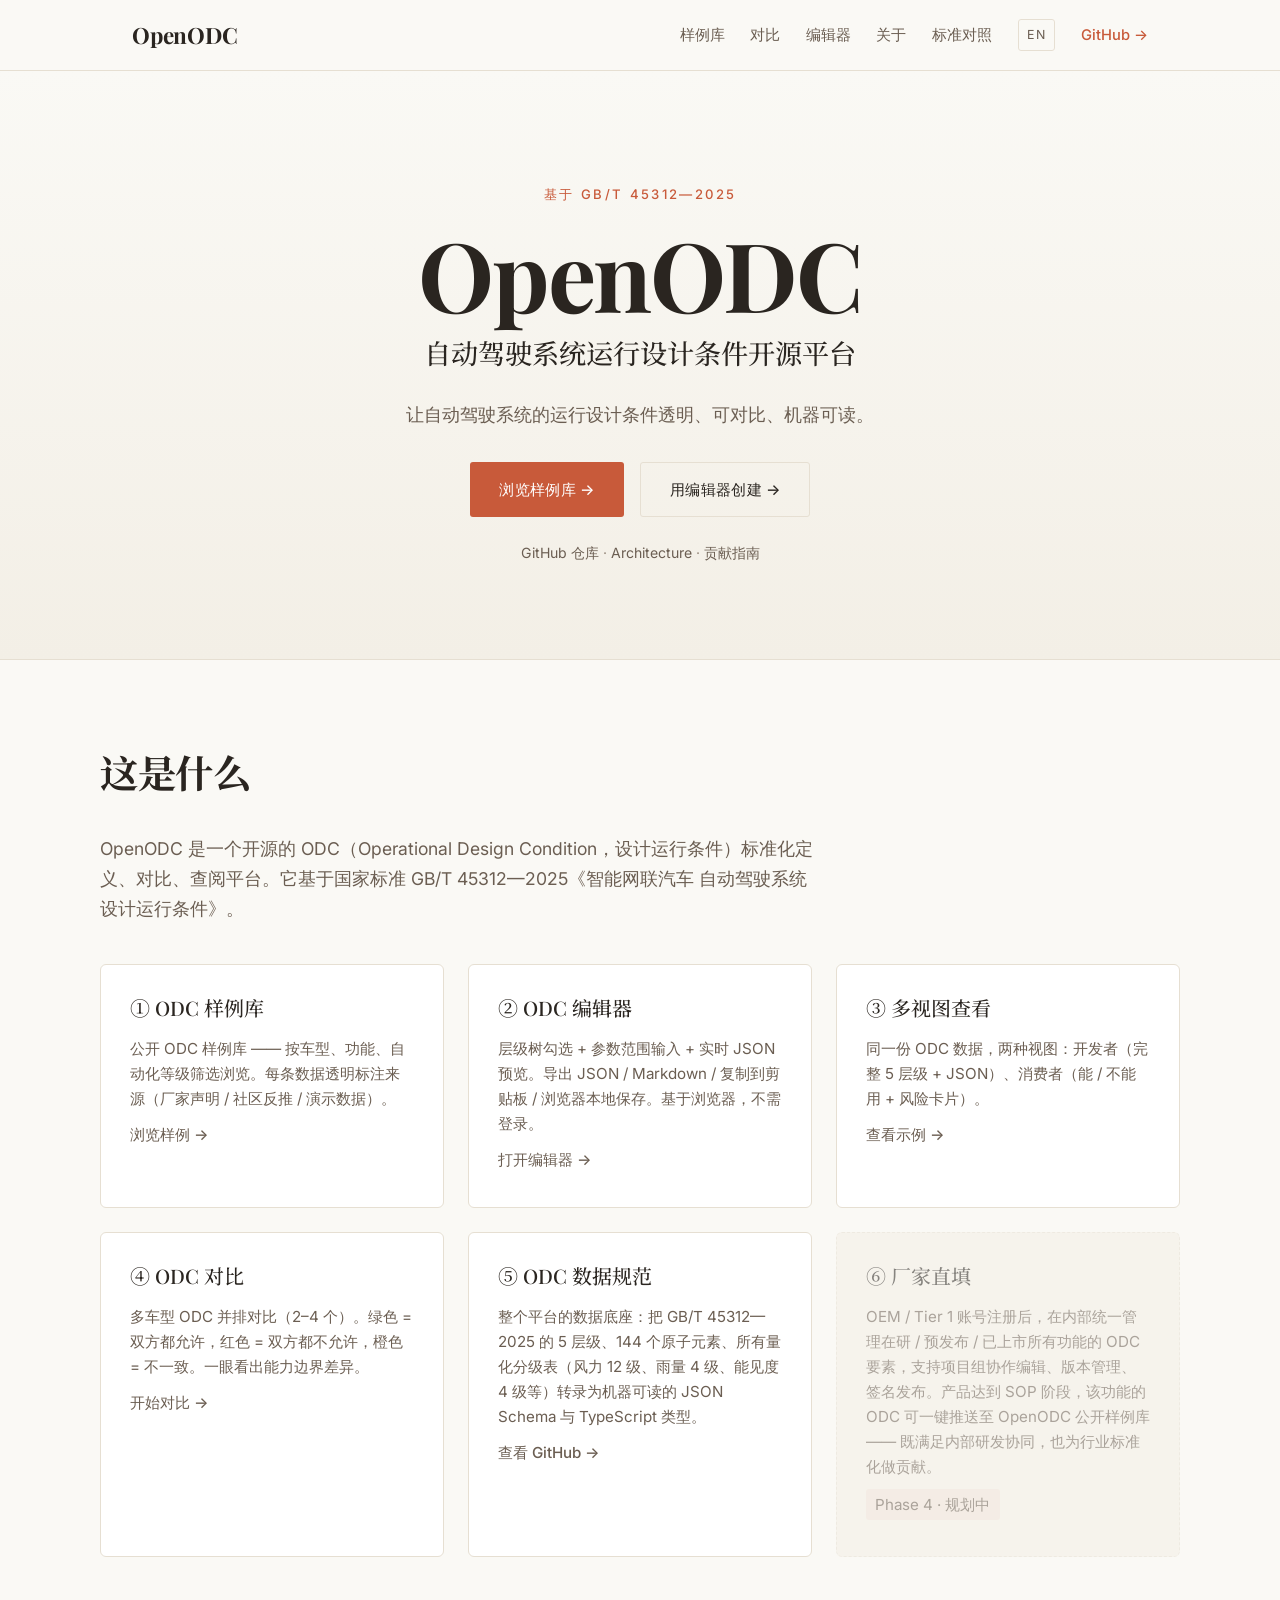
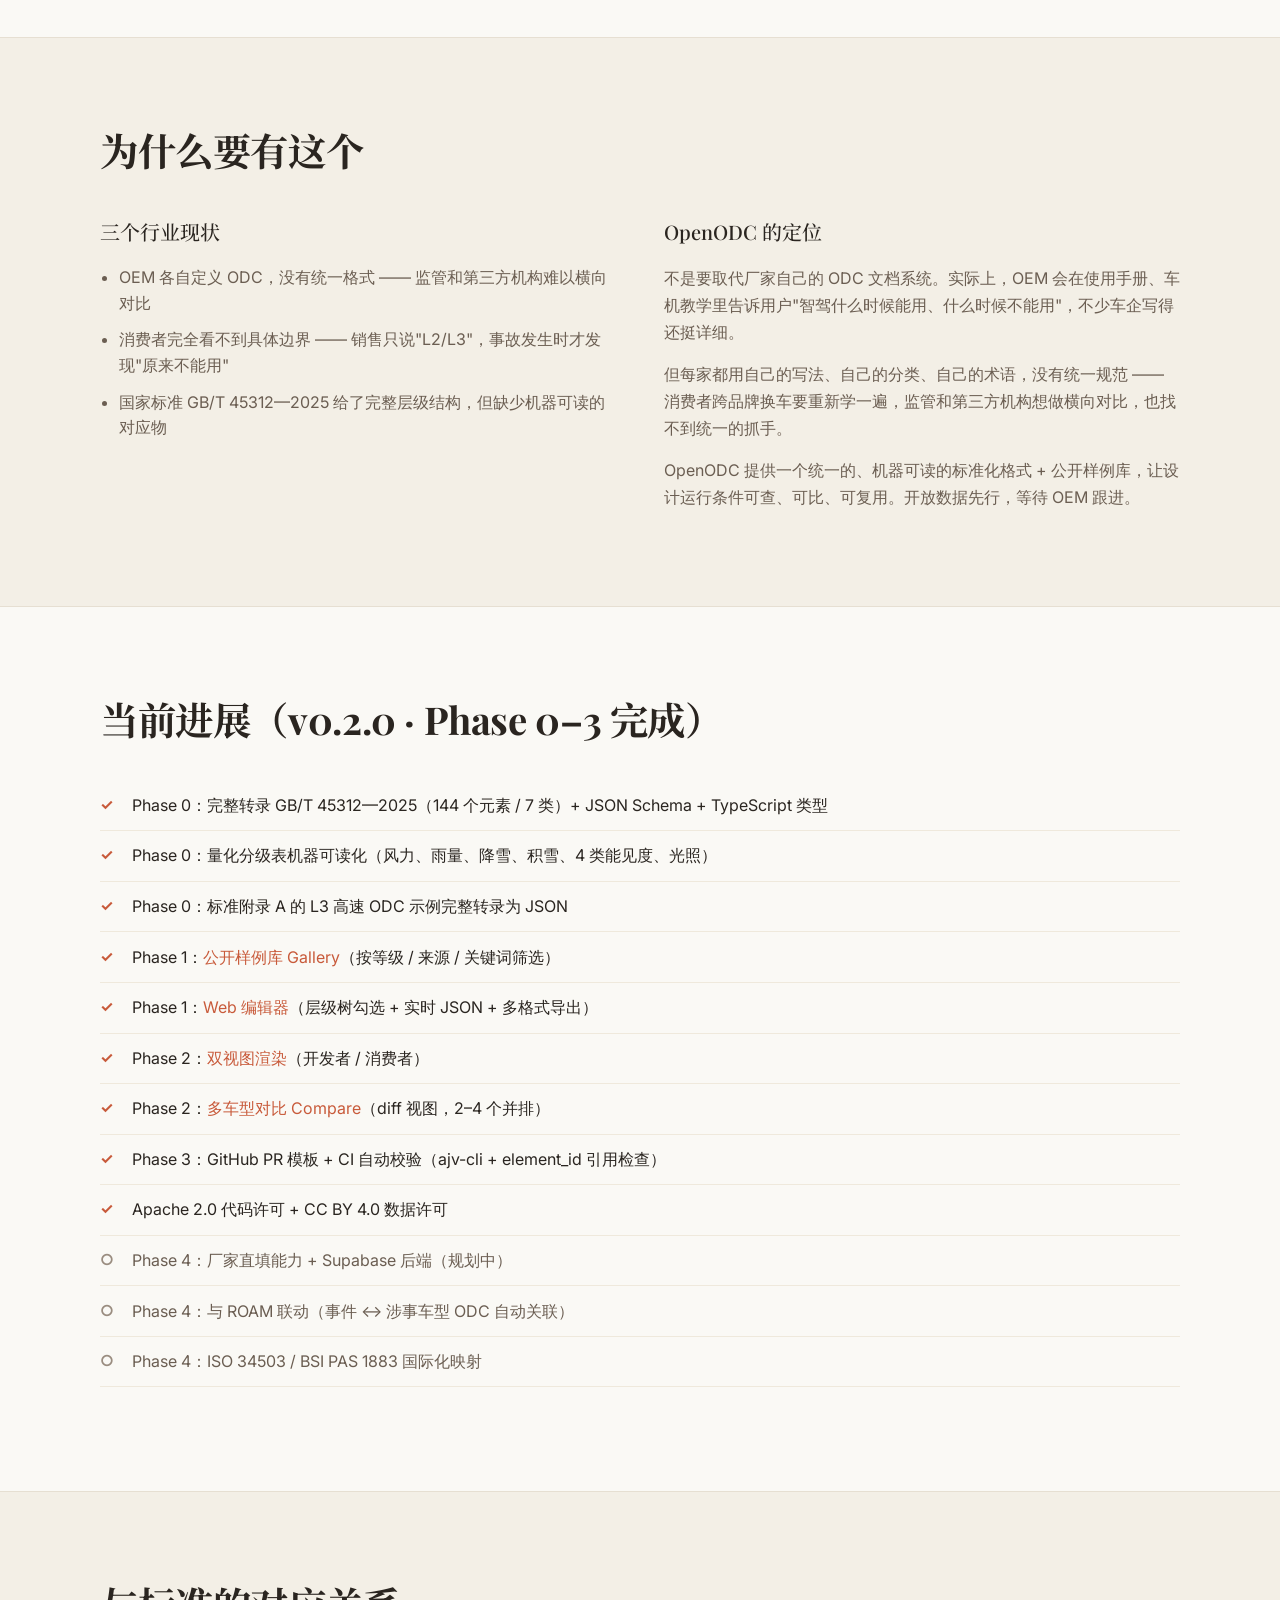
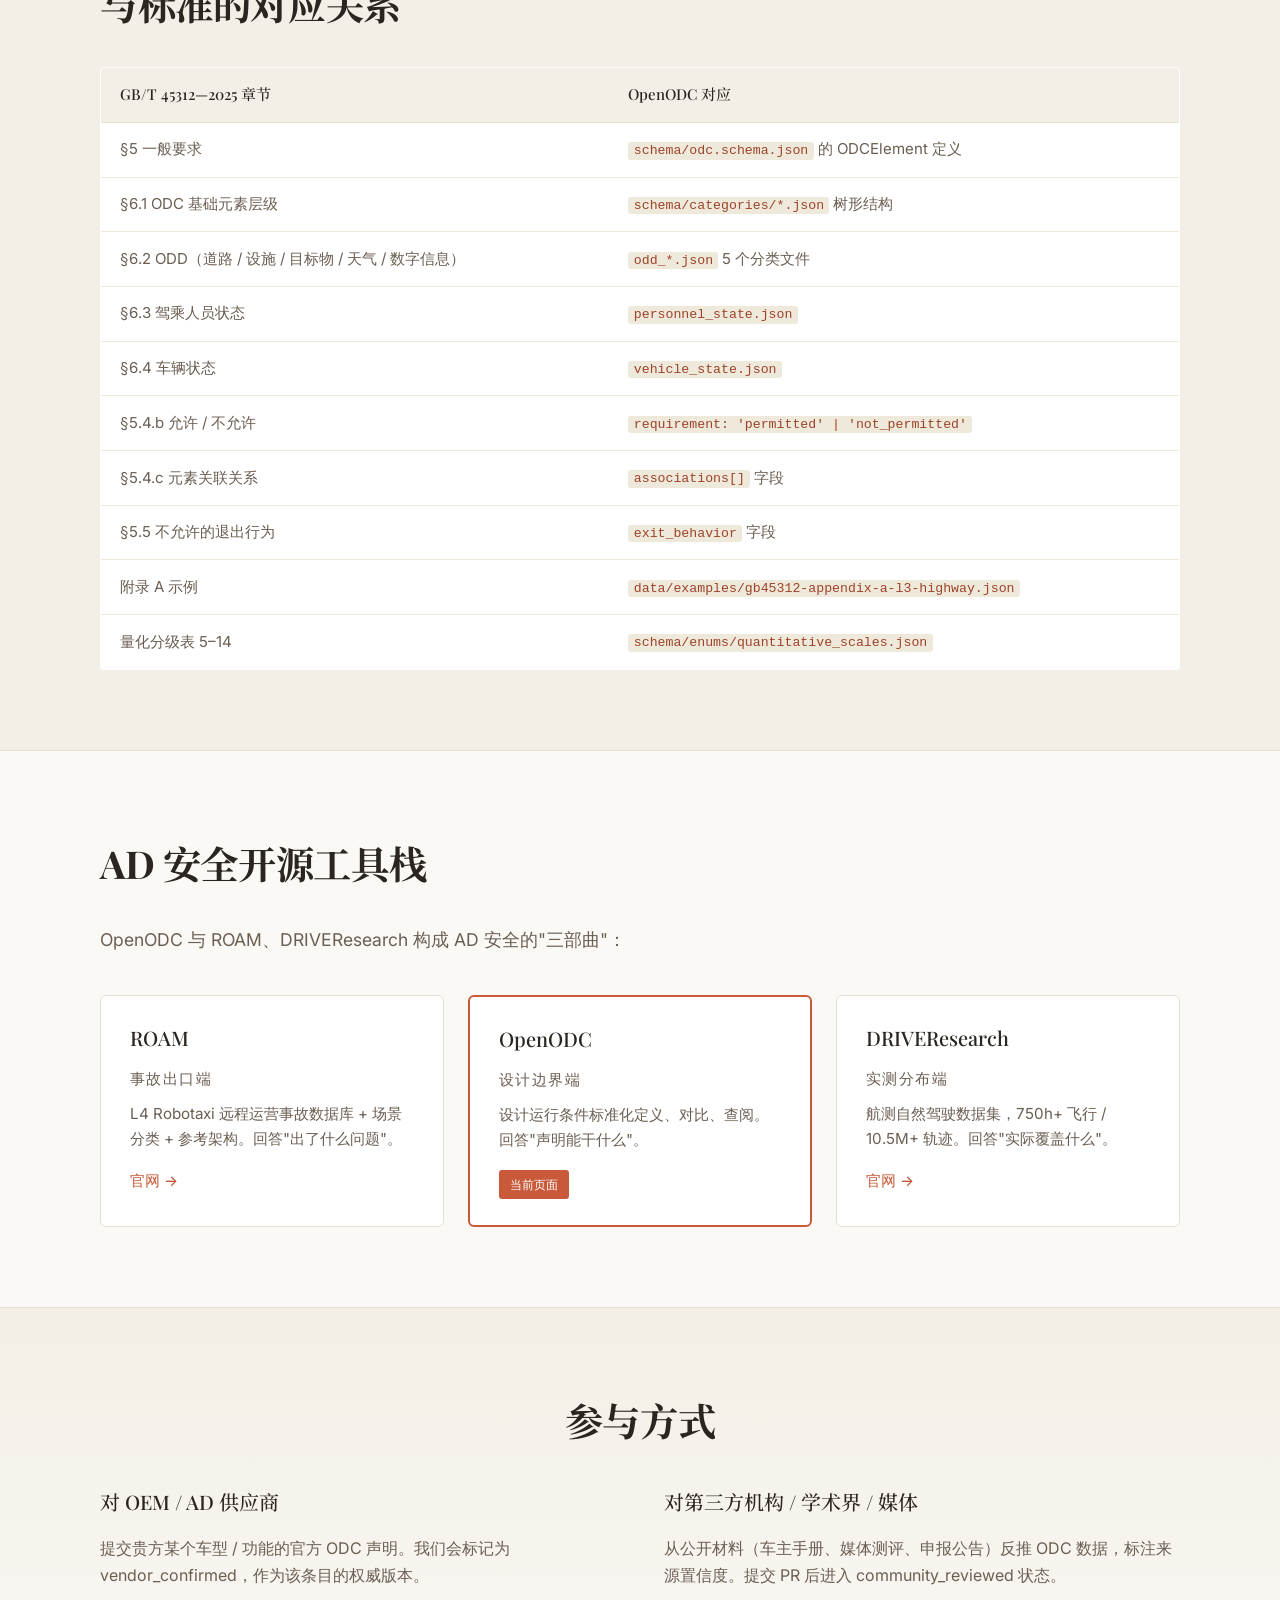
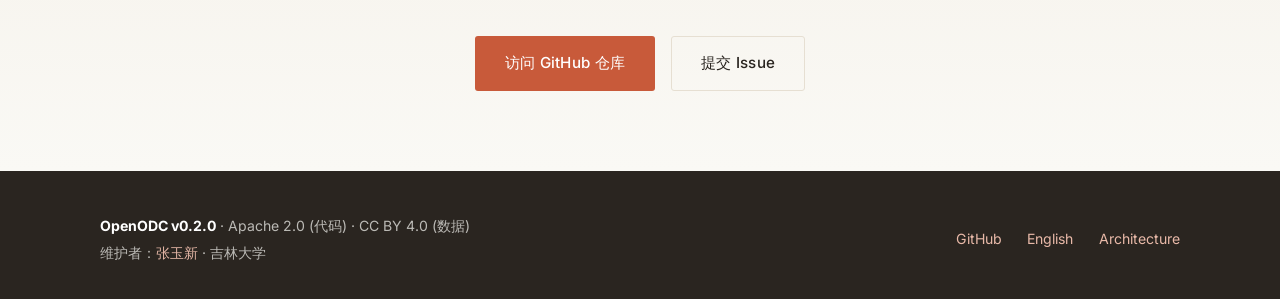
<file: site/index.html>
<!doctype html>
<html lang="zh-CN">
<head>
  <meta charset="UTF-8" />
  <meta name="viewport" content="width=device-width, initial-scale=1.0" />
  <title>OpenODC — 自动驾驶系统运行设计条件开源平台</title>
  <meta name="description" content="OpenODC 是一个开源的 ODC 标准化定义、对比、查阅平台，对齐 GB/T 45312—2025，让自动驾驶系统的运行设计条件透明、可对比、机器可读。" />
  <meta name="theme-color" content="#c85a3a" />
  <link rel="preconnect" href="https://fonts.googleapis.com" />
  <link rel="preconnect" href="https://fonts.gstatic.com" crossorigin />
  <link href="https://fonts.googleapis.com/css2?family=Playfair+Display:wght@400;500;700&family=Inter:wght@300;400;500;600&family=Noto+Serif+SC:wght@400;500;700&display=swap" rel="stylesheet" />
  <link rel="stylesheet" href="style.css" />
</head>
<body>

  <header class="site-header">
    <nav class="nav">
      <a class="brand" href="/">
        <span class="brand-mark">OpenODC</span>
      </a>
      <div class="nav-links">
        <a href="/gallery.html">样例库</a>
        <a href="/compare.html">对比</a>
        <a href="/editor.html">编辑器</a>
        <a href="#what">关于</a>
        <a href="#standard">标准对照</a>
        <a class="lang-toggle" href="/en/">EN</a>
        <a class="github-link" href="https://github.com/AutoZYX/OpenODC" target="_blank" rel="noopener">GitHub →</a>
      </div>
    </nav>
  </header>

  <main>

    <section class="hero">
      <div class="hero-inner">
        <p class="eyebrow">基于 GB/T 45312—2025</p>
        <h1 class="hero-title">OpenODC</h1>
        <p class="hero-subtitle">自动驾驶系统运行设计条件开源平台</p>
        <p class="hero-tagline">让自动驾驶系统的运行设计条件透明、可对比、机器可读。</p>
        <div class="hero-actions">
          <a class="btn btn-primary" href="/gallery.html">浏览样例库 →</a>
          <a class="btn btn-ghost" href="/editor.html">用编辑器创建 →</a>
        </div>
        <p class="hero-tertiary"><a href="https://github.com/AutoZYX/OpenODC" target="_blank" rel="noopener">GitHub 仓库</a> · <a href="https://github.com/AutoZYX/OpenODC/blob/main/ARCHITECTURE.md" target="_blank" rel="noopener">Architecture</a> · <a href="https://github.com/AutoZYX/OpenODC/blob/main/CONTRIBUTING.md" target="_blank" rel="noopener">贡献指南</a></p>
      </div>
    </section>

    <section id="what" class="section">
      <div class="container">
        <h2 class="section-title">这是什么</h2>
        <p class="lead">
          OpenODC 是一个开源的 ODC（Operational Design Condition，设计运行条件）标准化定义、对比、查阅平台。它基于国家标准 GB/T 45312—2025《智能网联汽车 自动驾驶系统设计运行条件》。
        </p>

        <div class="card-grid">
          <a class="card card-action" href="/gallery.html">
            <h3>① ODC 样例库</h3>
            <p>公开 ODC 样例库 —— 按车型、功能、自动化等级筛选浏览。每条数据透明标注来源（厂家声明 / 社区反推 / 演示数据）。</p>
            <p class="card-cta">浏览样例 →</p>
          </a>
          <a class="card card-action" href="/editor.html">
            <h3>② ODC 编辑器</h3>
            <p>层级树勾选 + 参数范围输入 + 实时 JSON 预览。导出 JSON / Markdown / 复制到剪贴板 / 浏览器本地保存。基于浏览器，不需登录。</p>
            <p class="card-cta">打开编辑器 →</p>
          </a>
          <a class="card card-action" href="/view.html?id=gb45312-appendix-a-l3-highway">
            <h3>③ 多视图查看</h3>
            <p>同一份 ODC 数据，两种视图：开发者（完整 5 层级 + JSON）、消费者（能 / 不能用 + 风险卡片）。</p>
            <p class="card-cta">查看示例 →</p>
          </a>
          <a class="card card-action" href="/compare.html">
            <h3>④ ODC 对比</h3>
            <p>多车型 ODC 并排对比（2–4 个）。绿色 = 双方都允许，红色 = 双方都不允许，橙色 = 不一致。一眼看出能力边界差异。</p>
            <p class="card-cta">开始对比 →</p>
          </a>
          <a class="card card-action" href="https://github.com/AutoZYX/OpenODC/tree/main/schema" target="_blank" rel="noopener">
            <h3>⑤ ODC 数据规范</h3>
            <p>整个平台的数据底座：把 GB/T 45312—2025 的 5 层级、144 个原子元素、所有量化分级表（风力 12 级、雨量 4 级、能见度 4 级等）转录为机器可读的 JSON Schema 与 TypeScript 类型。</p>
            <p class="card-cta">查看 GitHub →</p>
          </a>
          <article class="card card-disabled">
            <h3>⑥ 厂家直填</h3>
            <p>OEM / Tier 1 账号注册后，在内部统一管理在研 / 预发布 / 已上市所有功能的 ODC 要素，支持项目组协作编辑、版本管理、签名发布。产品达到 SOP 阶段，该功能的 ODC 可一键推送至 OpenODC 公开样例库 —— 既满足内部研发协同，也为行业标准化做贡献。</p>
            <p class="card-meta">Phase 4 · 规划中</p>
          </article>
        </div>
      </div>
    </section>

    <section id="why" class="section section-alt">
      <div class="container">
        <h2 class="section-title">为什么要有这个</h2>
        <div class="two-col">
          <div>
            <h3>三个行业现状</h3>
            <ul class="problem-list">
              <li>OEM 各自定义 ODC，没有统一格式 —— 监管和第三方机构难以横向对比</li>
              <li>消费者完全看不到具体边界 —— 销售只说"L2/L3"，事故发生时才发现"原来不能用"</li>
              <li>国家标准 GB/T 45312—2025 给了完整层级结构，但缺少机器可读的对应物</li>
            </ul>
          </div>
          <div>
            <h3>OpenODC 的定位</h3>
            <p>不是要取代厂家自己的 ODC 文档系统。实际上，OEM 会在使用手册、车机教学里告诉用户"智驾什么时候能用、什么时候不能用"，不少车企写得还挺详细。</p>
            <p>但每家都用自己的写法、自己的分类、自己的术语，没有统一规范 —— 消费者跨品牌换车要重新学一遍，监管和第三方机构想做横向对比，也找不到统一的抓手。</p>
            <p>OpenODC 提供一个统一的、机器可读的标准化格式 + 公开样例库，让设计运行条件可查、可比、可复用。开放数据先行，等待 OEM 跟进。</p>
          </div>
        </div>
      </div>
    </section>

    <section id="status" class="section">
      <div class="container">
        <h2 class="section-title">当前进展（v0.2.0 · Phase 0–3 完成）</h2>
        <ul class="status-list">
          <li class="done">Phase 0：完整转录 GB/T 45312—2025（144 个元素 / 7 类）+ JSON Schema + TypeScript 类型</li>
          <li class="done">Phase 0：量化分级表机器可读化（风力、雨量、降雪、积雪、4 类能见度、光照）</li>
          <li class="done">Phase 0：标准附录 A 的 L3 高速 ODC 示例完整转录为 JSON</li>
          <li class="done">Phase 1：<a href="/gallery.html">公开样例库 Gallery</a>（按等级 / 来源 / 关键词筛选）</li>
          <li class="done">Phase 1：<a href="/editor.html">Web 编辑器</a>（层级树勾选 + 实时 JSON + 多格式导出）</li>
          <li class="done">Phase 2：<a href="/view.html?id=gb45312-appendix-a-l3-highway">双视图渲染</a>（开发者 / 消费者）</li>
          <li class="done">Phase 2：<a href="/compare.html">多车型对比 Compare</a>（diff 视图，2–4 个并排）</li>
          <li class="done">Phase 3：GitHub PR 模板 + CI 自动校验（ajv-cli + element_id 引用检查）</li>
          <li class="done">Apache 2.0 代码许可 + CC BY 4.0 数据许可</li>
          <li class="todo">Phase 4：厂家直填能力 + Supabase 后端（规划中）</li>
          <li class="todo">Phase 4：与 ROAM 联动（事件 ↔ 涉事车型 ODC 自动关联）</li>
          <li class="todo">Phase 4：ISO 34503 / BSI PAS 1883 国际化映射</li>
        </ul>
      </div>
    </section>

    <section id="standard" class="section section-alt">
      <div class="container">
        <h2 class="section-title">与标准的对应关系</h2>
        <div class="table-wrap">
          <table class="mapping-table">
            <thead>
              <tr><th>GB/T 45312—2025 章节</th><th>OpenODC 对应</th></tr>
            </thead>
            <tbody>
              <tr><td>§5 一般要求</td><td><code>schema/odc.schema.json</code> 的 ODCElement 定义</td></tr>
              <tr><td>§6.1 ODC 基础元素层级</td><td><code>schema/categories/*.json</code> 树形结构</td></tr>
              <tr><td>§6.2 ODD（道路 / 设施 / 目标物 / 天气 / 数字信息）</td><td><code>odd_*.json</code> 5 个分类文件</td></tr>
              <tr><td>§6.3 驾乘人员状态</td><td><code>personnel_state.json</code></td></tr>
              <tr><td>§6.4 车辆状态</td><td><code>vehicle_state.json</code></td></tr>
              <tr><td>§5.4.b 允许 / 不允许</td><td><code>requirement: 'permitted' | 'not_permitted'</code></td></tr>
              <tr><td>§5.4.c 元素关联关系</td><td><code>associations[]</code> 字段</td></tr>
              <tr><td>§5.5 不允许的退出行为</td><td><code>exit_behavior</code> 字段</td></tr>
              <tr><td>附录 A 示例</td><td><code>data/examples/gb45312-appendix-a-l3-highway.json</code></td></tr>
              <tr><td>量化分级表 5–14</td><td><code>schema/enums/quantitative_scales.json</code></td></tr>
            </tbody>
          </table>
        </div>
      </div>
    </section>

    <section id="related" class="section">
      <div class="container">
        <h2 class="section-title">AD 安全开源工具栈</h2>
        <p class="lead">OpenODC 与 ROAM、DRIVEResearch 构成 AD 安全的"三部曲"：</p>
        <div class="card-grid">
          <article class="card card-related">
            <h3>ROAM</h3>
            <p class="card-tag">事故出口端</p>
            <p>L4 Robotaxi 远程运营事故数据库 + 场景分类 + 参考架构。回答"出了什么问题"。</p>
            <a href="https://autozyx.github.io/ROAM/" target="_blank" rel="noopener">官网 →</a>
          </article>
          <article class="card card-related card-current">
            <h3>OpenODC</h3>
            <p class="card-tag">设计边界端</p>
            <p>设计运行条件标准化定义、对比、查阅。回答"声明能干什么"。</p>
            <span class="here-pill">当前页面</span>
          </article>
          <article class="card card-related">
            <h3>DRIVEResearch</h3>
            <p class="card-tag">实测分布端</p>
            <p>航测自然驾驶数据集，750h+ 飞行 / 10.5M+ 轨迹。回答"实际覆盖什么"。</p>
            <a href="https://www.driveresearch.tech/" target="_blank" rel="noopener">官网 →</a>
          </article>
        </div>
      </div>
    </section>

    <section class="section section-cta">
      <div class="container">
        <h2 class="section-title">参与方式</h2>
        <div class="two-col">
          <div>
            <h3>对 OEM / AD 供应商</h3>
            <p>提交贵方某个车型 / 功能的官方 ODC 声明。我们会标记为 vendor_confirmed，作为该条目的权威版本。</p>
          </div>
          <div>
            <h3>对第三方机构 / 学术界 / 媒体</h3>
            <p>从公开材料（车主手册、媒体测评、申报公告）反推 ODC 数据，标注来源置信度。提交 PR 后进入 community_reviewed 状态。</p>
          </div>
        </div>
        <div class="hero-actions" style="margin-top:2rem;">
          <a class="btn btn-primary" href="https://github.com/AutoZYX/OpenODC" target="_blank" rel="noopener">访问 GitHub 仓库</a>
          <a class="btn btn-ghost" href="https://github.com/AutoZYX/OpenODC/issues" target="_blank" rel="noopener">提交 Issue</a>
        </div>
      </div>
    </section>

  </main>

  <footer class="site-footer">
    <div class="container footer-inner">
      <div class="footer-meta">
        <p><strong>OpenODC v0.2.0</strong> · Apache 2.0 (代码) · CC BY 4.0 (数据)</p>
        <p>维护者：<a href="https://autozyx.com" target="_blank" rel="noopener">张玉新</a> · 吉林大学</p>
      </div>
      <div class="footer-links">
        <a href="https://github.com/AutoZYX/OpenODC" target="_blank" rel="noopener">GitHub</a>
        <a href="/en/">English</a>
        <a href="https://github.com/AutoZYX/OpenODC/blob/main/ARCHITECTURE.md" target="_blank" rel="noopener">Architecture</a>
      </div>
    </div>
  </footer>

</body>
</html>
</file>
<file: site/style.css>
:root {
  --bg: #faf9f5;
  --bg-alt: #f3efe6;
  --bg-card: #ffffff;
  --ink: #2a2520;
  --ink-soft: #6b5e52;
  --ink-mute: #9a8d80;
  --accent: #c85a3a;
  --accent-soft: #e8b9a8;
  --accent-deep: #9c4329;
  --line: #e6dfd2;
  --line-soft: #efe9dc;
  --serif: 'Playfair Display', 'Noto Serif SC', Georgia, serif;
  --sans: 'Inter', -apple-system, 'PingFang SC', 'Microsoft YaHei', sans-serif;
  --serif-sc: 'Noto Serif SC', 'Source Han Serif SC', serif;
  --max: 1080px;
}

* { box-sizing: border-box; }

html, body {
  margin: 0;
  padding: 0;
  background: var(--bg);
  color: var(--ink);
  font-family: var(--sans);
  font-size: 16px;
  line-height: 1.7;
  -webkit-font-smoothing: antialiased;
  -moz-osx-font-smoothing: grayscale;
}

a {
  color: var(--accent);
  text-decoration: none;
  transition: color 0.15s ease;
}
a:hover { color: var(--accent-deep); }

code {
  font-family: 'SF Mono', 'Menlo', 'Monaco', monospace;
  background: var(--line-soft);
  padding: 0.1em 0.4em;
  border-radius: 3px;
  font-size: 0.88em;
  color: var(--accent-deep);
}

/* Header */
.site-header {
  position: sticky;
  top: 0;
  background: rgba(250, 249, 245, 0.92);
  backdrop-filter: saturate(120%) blur(8px);
  -webkit-backdrop-filter: saturate(120%) blur(8px);
  border-bottom: 1px solid var(--line);
  z-index: 100;
}

.nav {
  max-width: var(--max);
  margin: 0 auto;
  padding: 1rem 2rem;
  display: flex;
  align-items: center;
  justify-content: space-between;
}

.brand-mark {
  font-family: var(--serif);
  font-size: 1.4rem;
  font-weight: 700;
  color: var(--ink);
  letter-spacing: -0.01em;
}

.nav-links {
  display: flex;
  gap: 1.6rem;
  align-items: center;
  font-size: 0.92rem;
}
.nav-links a { color: var(--ink-soft); transition: color 0.12s ease; }
.nav-links a:hover { color: var(--accent); }
.nav-links a.active { color: var(--accent); font-weight: 500; }

.nav-divider {
  width: 1px;
  height: 14px;
  background: var(--line);
  margin: 0 0.2rem;
}

/* Nav dropdowns */
.nav-group { position: relative; }
.nav-group-trigger {
  background: none;
  border: none;
  font: inherit;
  color: var(--ink-soft);
  cursor: pointer;
  padding: 0;
  display: inline-flex;
  align-items: center;
  gap: 0.3rem;
  transition: color 0.12s ease;
}
.nav-group-trigger:hover { color: var(--accent); }
.nav-group-trigger.active {
  color: var(--accent);
  font-weight: 500;
}
.nav-group-trigger .caret {
  font-size: 0.7em;
  opacity: 0.65;
  transition: transform 0.15s ease;
  line-height: 1;
}
.nav-group:hover .caret,
.nav-group:focus-within .caret { transform: rotate(180deg); }

.nav-group-menu {
  position: absolute;
  top: calc(100% + 0.8rem);
  left: 50%;
  transform: translateX(-50%);
  background: var(--bg-card);
  border: 1px solid var(--line);
  border-radius: 6px;
  min-width: 180px;
  padding: 0.4rem 0;
  margin: 0;
  list-style: none;
  box-shadow: 0 6px 24px rgba(0, 0, 0, 0.08);
  opacity: 0;
  pointer-events: none;
  transform: translate(-50%, -4px);
  transition: opacity 0.12s ease, transform 0.12s ease;
  z-index: 20;
}
.nav-group:hover .nav-group-menu,
.nav-group:focus-within .nav-group-menu {
  opacity: 1;
  pointer-events: auto;
  transform: translate(-50%, 0);
}
.nav-group-menu::before {
  content: '';
  position: absolute;
  top: -1rem;
  left: 0;
  right: 0;
  height: 1rem;
}
.nav-group-menu::after {
  content: '';
  position: absolute;
  top: -5px;
  left: 50%;
  transform: translateX(-50%);
  width: 10px;
  height: 10px;
  background: var(--bg-card);
  border: 1px solid var(--line);
  border-right: 0;
  border-bottom: 0;
  transform: translateX(-50%) rotate(45deg);
}
.nav-group-menu li { margin: 0; }
.nav-group-menu li a {
  display: block;
  padding: 0.55rem 1.1rem;
  color: var(--ink-soft);
  text-decoration: none;
  white-space: nowrap;
  font-size: 0.92rem;
}
.nav-group-menu li a:hover { background: var(--bg-alt); color: var(--accent); }
.nav-group-menu li a.active { color: var(--accent); font-weight: 500; }
.nav-links .github-link {
  color: var(--accent);
  font-weight: 500;
}
.nav-links .lang-toggle {
  border: 1px solid var(--line);
  padding: 0.25rem 0.55rem;
  border-radius: 3px;
  font-size: 0.78rem;
  letter-spacing: 0.05em;
  color: var(--ink-soft);
}
.nav-links .lang-toggle:hover {
  border-color: var(--accent);
  color: var(--accent);
}

/* Hero */
.hero {
  padding: 7rem 2rem 5rem;
  text-align: center;
  background: linear-gradient(180deg, var(--bg) 0%, var(--bg-alt) 100%);
  border-bottom: 1px solid var(--line);
}
.hero-inner {
  max-width: 760px;
  margin: 0 auto;
}
.eyebrow {
  font-size: 0.82rem;
  text-transform: uppercase;
  letter-spacing: 0.18em;
  color: var(--accent);
  font-weight: 500;
  margin: 0 0 1.2rem;
}
.hero-title {
  font-family: var(--serif);
  font-size: clamp(3.5rem, 8vw, 6rem);
  margin: 0 0 0.6rem;
  font-weight: 700;
  letter-spacing: -0.02em;
  color: var(--ink);
  line-height: 1;
}
.hero-subtitle {
  font-family: var(--serif-sc);
  font-size: clamp(1.3rem, 2.4vw, 1.7rem);
  font-weight: 500;
  color: var(--ink);
  margin: 0 0 1.5rem;
}
.hero-tagline {
  font-size: 1.1rem;
  color: var(--ink-soft);
  margin: 0 0 2rem;
  max-width: 620px;
  margin-left: auto;
  margin-right: auto;
}

.hero-stats {
  display: grid;
  grid-template-columns: repeat(4, 1fr);
  gap: 1rem;
  max-width: 1120px;
  margin: 0 auto 2.2rem;
}
@media (max-width: 860px) {
  .hero-stats { grid-template-columns: repeat(2, 1fr); max-width: 520px; }
}
@media (max-width: 460px) {
  .hero-stats { grid-template-columns: 1fr; }
}
.hero-stat {
  text-decoration: none;
  color: inherit;
  padding: 1.3rem 1.2rem 1.1rem;
  background: var(--bg-card);
  border: 1px solid var(--line-soft);
  border-radius: 6px;
  display: flex;
  flex-direction: column;
  gap: 0.25rem;
  text-align: left;
  transition: border-color 0.15s ease, transform 0.15s ease;
  min-width: 0;
}
.hero-stat:hover { border-color: var(--accent); transform: translateY(-2px); }
.hero-stat .stat-num {
  font-family: var(--serif);
  font-size: 2.4rem;
  font-weight: 500;
  color: var(--accent-deep);
  line-height: 1;
}
.hero-stat .stat-num-alt { color: #8a6e1d; }
.hero-stat .stat-lbl {
  font-size: 0.92rem;
  color: var(--ink);
  font-weight: 500;
  margin-top: 0.35rem;
}
.hero-stat .stat-sub {
  font-size: 0.78rem;
  color: var(--ink-mute);
  line-height: 1.5;
}

/* Buttons */
.hero-actions {
  display: flex;
  gap: 1rem;
  justify-content: center;
  flex-wrap: wrap;
}
.hero-tertiary {
  margin-top: 1.5rem;
  font-size: 0.88rem;
  color: var(--ink-mute);
}
.hero-tertiary a {
  color: var(--ink-soft);
  text-decoration: none;
}
.hero-tertiary a:hover {
  color: var(--accent);
}
.btn {
  display: inline-block;
  padding: 0.85rem 1.8rem;
  border-radius: 3px;
  font-size: 0.95rem;
  font-weight: 500;
  letter-spacing: 0.02em;
  cursor: pointer;
  transition: all 0.15s ease;
  border: 1px solid transparent;
}
.btn-primary {
  background: var(--accent);
  color: #fff;
}
.btn-primary:hover {
  background: var(--accent-deep);
  color: #fff;
}
.btn-ghost {
  background: transparent;
  color: var(--ink);
  border-color: var(--line);
}
.btn-ghost:hover {
  border-color: var(--accent);
  color: var(--accent);
}

/* Sections */
.section {
  padding: 5rem 2rem;
}
.section-alt {
  background: var(--bg-alt);
  border-top: 1px solid var(--line);
  border-bottom: 1px solid var(--line);
}
.container {
  max-width: var(--max);
  margin: 0 auto;
}
.section-title {
  font-family: var(--serif);
  font-size: clamp(1.8rem, 3.2vw, 2.4rem);
  font-weight: 700;
  margin: 0 0 1.8rem;
  color: var(--ink);
  letter-spacing: -0.01em;
}
.lead {
  font-size: 1.1rem;
  color: var(--ink-soft);
  max-width: 720px;
  margin-bottom: 2.5rem;
}

/* Card grid */
.card-grid {
  display: grid;
  grid-template-columns: repeat(auto-fit, minmax(260px, 1fr));
  gap: 1.5rem;
  margin-top: 2rem;
}
.card {
  background: var(--bg-card);
  border: 1px solid var(--line);
  border-radius: 6px;
  padding: 1.6rem 1.8rem;
  transition: border-color 0.15s ease, transform 0.15s ease;
}
.card:hover {
  border-color: var(--accent-soft);
  transform: translateY(-2px);
}
.card h3 {
  font-family: var(--serif);
  font-size: 1.25rem;
  margin: 0 0 0.7rem;
  color: var(--ink);
  font-weight: 500;
}
.card p {
  margin: 0 0 0.6rem;
  color: var(--ink-soft);
  font-size: 0.95rem;
  line-height: 1.65;
}
.card-meta {
  display: inline-block;
  font-size: 0.75rem;
  color: var(--accent);
  background: rgba(200, 90, 58, 0.08);
  padding: 0.2rem 0.6rem;
  border-radius: 3px;
  margin-top: 0.5rem;
}
.card-action {
  display: block;
  text-decoration: none;
  color: inherit;
}
.card-action:hover {
  text-decoration: none;
}
.card-action:hover .card-cta {
  color: var(--accent-deep);
}
.card-cta {
  display: inline-block;
  font-size: 0.9rem;
  color: var(--accent);
  font-weight: 500;
  margin-top: 0.6rem;
  margin-bottom: 0;
}
.card-disabled {
  opacity: 0.55;
  background: var(--bg-alt);
  border-style: dashed;
}
.card-disabled:hover {
  transform: none;
  border-color: var(--line);
}
.card-tag {
  font-size: 0.78rem;
  color: var(--accent);
  text-transform: uppercase;
  letter-spacing: 0.1em;
  margin-bottom: 0.8rem;
}
.card-related a {
  font-size: 0.92rem;
  font-weight: 500;
  margin-top: 0.5rem;
  display: inline-block;
}
.card-current {
  border: 2px solid var(--accent);
}
.here-pill {
  display: inline-block;
  background: var(--accent);
  color: #fff;
  font-size: 0.78rem;
  padding: 0.25rem 0.7rem;
  border-radius: 3px;
  margin-top: 0.5rem;
}

/* Two column */
.two-col {
  display: grid;
  grid-template-columns: 1fr 1fr;
  gap: 3rem;
  margin-top: 2rem;
}
.two-col h3 {
  font-family: var(--serif);
  font-size: 1.25rem;
  font-weight: 500;
  color: var(--ink);
  margin: 0 0 1rem;
}
.two-col p {
  color: var(--ink-soft);
  margin: 0 0 0.9rem;
}

.problem-list {
  margin: 0;
  padding-left: 1.2rem;
  color: var(--ink-soft);
}
.problem-list li {
  margin-bottom: 0.7rem;
  line-height: 1.6;
}

/* Status list */
.status-list {
  margin: 1.5rem 0;
  padding: 0;
  list-style: none;
}
.status-list li {
  padding: 0.7rem 0 0.7rem 2rem;
  border-bottom: 1px solid var(--line-soft);
  position: relative;
  color: var(--ink-soft);
}
.status-list li:before {
  position: absolute;
  left: 0;
  top: 0.7rem;
  font-weight: 700;
  font-size: 0.95rem;
}
.status-list li.done:before {
  content: "✓";
  color: var(--accent);
}
.status-list li.done {
  color: var(--ink);
}
.status-list li.todo:before {
  content: "○";
  color: var(--ink-mute);
}

/* Mapping table */
.table-wrap {
  overflow-x: auto;
  margin-top: 1.5rem;
}
.mapping-table {
  width: 100%;
  border-collapse: collapse;
  background: var(--bg-card);
  border: 1px solid var(--line);
  border-radius: 4px;
  overflow: hidden;
  font-size: 0.94rem;
}
.mapping-table th {
  background: var(--bg-alt);
  font-family: var(--serif);
  font-weight: 500;
  text-align: left;
  padding: 0.9rem 1.2rem;
  color: var(--ink);
  border-bottom: 1px solid var(--line);
}
.mapping-table td {
  padding: 0.85rem 1.2rem;
  border-bottom: 1px solid var(--line-soft);
  color: var(--ink-soft);
  vertical-align: top;
}
.mapping-table tr:last-child td {
  border-bottom: none;
}
.mapping-table tr:hover {
  background: var(--bg-alt);
}

/* CTA section */
.section-cta {
  background: linear-gradient(180deg, var(--bg-alt) 0%, var(--bg) 100%);
  border-top: 1px solid var(--line);
  text-align: center;
}
.section-cta .two-col {
  text-align: left;
}

/* Footer */
.site-footer {
  background: var(--ink);
  color: var(--bg);
  padding: 2.5rem 2rem;
  font-size: 0.88rem;
}
.footer-inner {
  display: flex;
  justify-content: space-between;
  align-items: center;
  flex-wrap: wrap;
  gap: 1rem;
}
.footer-meta p {
  margin: 0.2rem 0;
  color: rgba(250, 249, 245, 0.7);
}
.footer-meta strong {
  color: #fff;
}
.footer-meta a {
  color: var(--accent-soft);
}
.footer-links {
  display: flex;
  gap: 1.6rem;
}
.footer-links a {
  color: var(--accent-soft);
}
.footer-links a:hover {
  color: #fff;
}

/* Responsive */
@media (max-width: 720px) {
  .nav-links {
    gap: 0.9rem;
    font-size: 0.85rem;
  }
  .nav-links a:not(.github-link):not(.lang-toggle) {
    display: none;
  }
  .hero {
    padding: 4rem 1.5rem 3rem;
  }
  .section {
    padding: 3rem 1.5rem;
  }
  .two-col {
    grid-template-columns: 1fr;
    gap: 2rem;
  }
  .footer-inner {
    flex-direction: column;
    align-items: flex-start;
  }
}

/* ============================================================
   Phase 1+2 — Gallery / View / Editor styles
   ============================================================ */

.container-wide {
  max-width: 1380px;
  margin: 0 auto;
}

/* Active nav state */
.nav-links a.active {
  color: var(--accent);
  font-weight: 500;
}

/* Page hero (smaller than landing hero, used on subpages) */
.page-hero {
  background: linear-gradient(180deg, var(--bg) 0%, var(--bg-alt) 100%);
  border-bottom: 1px solid var(--line);
  padding: 4rem 2rem 3rem;
}
.page-hero .container {
  max-width: var(--max);
  margin: 0 auto;
}
.page-title {
  font-family: var(--serif);
  font-size: clamp(2rem, 4.5vw, 3rem);
  font-weight: 700;
  margin: 0.4rem 0 0.8rem;
  letter-spacing: -0.01em;
  color: var(--ink);
}
.page-subtitle {
  font-size: 1.05rem;
  color: var(--ink-soft);
  max-width: 680px;
  margin: 0 0 1rem;
}
.page-hero .eyebrow a {
  color: var(--accent);
  font-weight: 500;
}

.doc-badges {
  display: flex;
  gap: 0.6rem;
  flex-wrap: wrap;
  margin-top: 1rem;
}

.ads-pill, .status-pill, .meta-pill {
  display: inline-block;
  padding: 0.25rem 0.7rem;
  border-radius: 3px;
  font-size: 0.78rem;
  font-weight: 500;
  letter-spacing: 0.04em;
}
.ads-pill { background: var(--accent); color: #fff; }
.ads-pill-l0, .ads-pill-l1 { background: #6b8e6b; }
.ads-pill-l2 { background: #8a8243; }
.ads-pill-l3 { background: #c85a3a; }
.ads-pill-l4 { background: #9c4329; }
.ads-pill-l5 { background: #5e2814; }

.status-pill { border: 1px solid var(--line); color: var(--ink-soft); background: var(--bg-card); }
.status-vendor_confirmed { color: #2d6a3a; border-color: #b6d8be; background: #ebf5ed; }
.status-community_reviewed { color: #6b5e2c; border-color: #d8cfa1; background: #f8f3df; }
.status-draft { color: #6b5e52; }

.meta-pill { background: var(--line-soft); color: var(--ink-soft); }

/* Filter bar */
.filter-bar {
  display: flex;
  align-items: end;
  gap: 1.2rem;
  margin-bottom: 2rem;
  padding: 1.2rem 1.5rem;
  background: var(--bg-card);
  border: 1px solid var(--line);
  border-radius: 6px;
  flex-wrap: wrap;
}
.filter-group {
  display: flex;
  flex-direction: column;
  gap: 0.3rem;
}
.filter-group label {
  font-size: 0.78rem;
  color: var(--ink-mute);
  text-transform: uppercase;
  letter-spacing: 0.05em;
}
.filter-group select, .filter-group input {
  padding: 0.45rem 0.7rem;
  border: 1px solid var(--line);
  border-radius: 3px;
  font-family: var(--sans);
  font-size: 0.92rem;
  background: var(--bg);
  color: var(--ink);
}
.filter-group select:focus, .filter-group input:focus {
  outline: none;
  border-color: var(--accent);
}
.filter-search { flex: 1 1 280px; }
.filter-search input { width: 100%; }
.filter-meta {
  margin-left: auto;
  font-size: 0.85rem;
  color: var(--ink-soft);
  align-self: end;
  padding-bottom: 0.5rem;
}

/* Gallery grid */
.doc-grid {
  display: grid;
  grid-template-columns: repeat(auto-fill, minmax(300px, 1fr));
  gap: 1.4rem;
}
.doc-card {
  display: block;
  padding: 1.4rem 1.6rem;
  background: var(--bg-card);
  border: 1px solid var(--line);
  border-radius: 6px;
  text-decoration: none;
  color: inherit;
  transition: all 0.15s ease;
}
.doc-card:hover {
  border-color: var(--accent-soft);
  transform: translateY(-2px);
  box-shadow: 0 4px 12px rgba(200, 90, 58, 0.08);
}
.doc-card-header {
  display: flex;
  gap: 0.5rem;
  margin-bottom: 0.8rem;
}
.doc-card-title {
  font-family: var(--serif);
  font-size: 1.2rem;
  margin: 0 0 0.3rem;
  color: var(--ink);
  font-weight: 500;
}
.doc-card-function {
  font-size: 0.92rem;
  color: var(--ink-soft);
  margin: 0 0 1rem;
}
.doc-card-stats {
  display: flex;
  gap: 0.8rem;
  font-size: 0.82rem;
  margin-bottom: 0.6rem;
}
.stat-item { color: var(--ink-soft); }
.stat-permitted::before { content: '●'; color: #6b8e6b; margin-right: 0.3rem; }
.stat-not-permitted::before { content: '●'; color: #c85a3a; margin-right: 0.3rem; }
.doc-card-meta {
  font-size: 0.78rem;
  color: var(--ink-mute);
  margin: 0;
}

.empty-cta {
  text-align: center;
  padding: 3rem;
  color: var(--ink-soft);
}
.contribute-cta {
  margin-top: 4rem;
  padding: 2rem;
  background: var(--bg-card);
  border: 1px dashed var(--line);
  border-radius: 6px;
  text-align: center;
}
.contribute-cta h3 {
  font-family: var(--serif);
  font-weight: 500;
  margin: 0 0 0.6rem;
}
.contribute-cta p {
  margin: 0;
  color: var(--ink-soft);
}

.loading, .error {
  padding: 2rem;
  color: var(--ink-soft);
  text-align: center;
}
.error { color: #c85a3a; }

/* View tabs */
.view-tabs-section { padding-top: 2rem; }

.view-tabs {
  display: flex;
  align-items: center;
  gap: 0.5rem;
  border-bottom: 1px solid var(--line);
  margin-bottom: 2rem;
  flex-wrap: wrap;
}
.view-tab {
  padding: 0.7rem 1.4rem;
  background: transparent;
  border: none;
  border-bottom: 2px solid transparent;
  font-family: var(--sans);
  font-size: 0.95rem;
  color: var(--ink-soft);
  cursor: pointer;
  transition: all 0.15s ease;
}
.view-tab:hover { color: var(--accent); }
.view-tab.active {
  color: var(--accent);
  border-bottom-color: var(--accent);
  font-weight: 500;
}
.view-actions {
  margin-left: auto;
  display: flex;
  gap: 0.5rem;
  padding-bottom: 0.5rem;
}
.btn-link {
  padding: 0.4rem 0.9rem;
  background: transparent;
  border: 1px solid var(--line);
  border-radius: 3px;
  font-size: 0.85rem;
  color: var(--ink-soft);
  cursor: pointer;
  transition: all 0.15s ease;
  font-family: var(--sans);
}
.btn-link:hover {
  border-color: var(--accent);
  color: var(--accent);
}

.view-intro {
  color: var(--ink-soft);
  margin: 0 0 1.5rem;
  padding: 0.9rem 1.2rem;
  background: var(--bg-alt);
  border-left: 3px solid var(--accent);
  border-radius: 3px;
}

/* ODC table */
.cat-block { margin-bottom: 2.5rem; }
.cat-title {
  font-family: var(--serif);
  font-size: 1.4rem;
  font-weight: 500;
  color: var(--ink);
  border-bottom: 2px solid var(--line);
  padding-bottom: 0.5rem;
  margin: 0 0 1rem;
  display: flex;
  justify-content: space-between;
  align-items: baseline;
}
.cat-ratio {
  font-family: var(--sans);
  font-size: 0.85rem;
  font-weight: 400;
  color: var(--ink-soft);
}

.odc-table {
  width: 100%;
  border-collapse: collapse;
  background: var(--bg-card);
  border: 1px solid var(--line);
  border-radius: 4px;
  overflow: hidden;
  font-size: 0.92rem;
}
.odc-table th {
  background: var(--bg-alt);
  font-family: var(--serif);
  font-weight: 500;
  text-align: left;
  padding: 0.7rem 1rem;
  color: var(--ink);
  border-bottom: 1px solid var(--line);
  font-size: 0.88rem;
}
.odc-table td {
  padding: 0.7rem 1rem;
  border-bottom: 1px solid var(--line-soft);
  color: var(--ink-soft);
  vertical-align: top;
}
.odc-table tr:last-child td { border-bottom: none; }
.odc-table tr.req-permitted td.req-cell { color: #2d6a3a; font-weight: 500; }
.odc-table tr.req-not_permitted td.req-cell { color: #c85a3a; font-weight: 500; }

.el-name { color: var(--ink); font-weight: 500; }
.el-section { font-size: 0.78rem; color: var(--ink-mute); margin-top: 0.2rem; }
.param-range { font-family: 'SF Mono', monospace; font-size: 0.85rem; color: var(--accent-deep); margin-top: 0.3rem; }
.exit-cell { font-size: 0.85rem; color: var(--ink-mute); }

.json-details { margin-top: 2rem; }
.json-details summary {
  cursor: pointer;
  padding: 0.6rem 1rem;
  background: var(--bg-alt);
  border: 1px solid var(--line);
  border-radius: 3px;
  font-size: 0.92rem;
  color: var(--ink-soft);
}
.json-dump {
  margin-top: 0.5rem;
  padding: 1rem;
  background: #1a1714;
  color: #f3efe6;
  font-family: 'SF Mono', monospace;
  font-size: 0.78rem;
  overflow-x: auto;
  border-radius: 3px;
  max-height: 600px;
  overflow-y: auto;
}

.assoc-list { margin: 0; padding-left: 1.2rem; color: var(--ink-soft); }
.assoc-list li { margin-bottom: 0.5rem; }

/* Tester view */
.test-summary {
  display: flex;
  gap: 1rem;
  margin-bottom: 2rem;
}
.stat-box {
  padding: 1.2rem 1.6rem;
  background: var(--bg-card);
  border: 1px solid var(--line);
  border-radius: 4px;
  flex: 1;
  display: flex;
  flex-direction: column;
  gap: 0.3rem;
}
.stat-box strong {
  font-family: var(--serif);
  font-size: 1.8rem;
  color: var(--ink);
  font-weight: 500;
}
.stat-box span {
  font-size: 0.85rem;
  color: var(--ink-mute);
}
.sampling-cell { font-family: 'SF Mono', monospace; font-size: 0.85rem; color: var(--accent-deep); }
.discrete-list {
  columns: 2;
  column-gap: 2rem;
  color: var(--ink-soft);
}
.discrete-list li { margin-bottom: 0.4rem; break-inside: avoid; }

/* Regulator view */
.compliance-overall {
  display: flex;
  gap: 1rem;
  margin-bottom: 2rem;
}
.compliance-clean { color: #2d6a3a; font-weight: 500; }
.compliance-gap-label { color: #c85a3a; font-weight: 500; margin-bottom: 0.6rem; }
.gap-list { margin: 0; padding-left: 1.2rem; }
.gap-list li { color: var(--ink-soft); margin-bottom: 0.4rem; }
.gap-name { color: var(--ink); }
.gap-section { color: var(--ink-mute); font-size: 0.85rem; }

/* Consumer view */
.consumer-summary {
  font-size: 1.1rem;
  padding: 1.5rem;
  background: var(--bg-alt);
  border-left: 4px solid var(--accent);
  border-radius: 3px;
  margin-bottom: 2rem;
  color: var(--ink);
}
.consumer-cards {
  display: grid;
  grid-template-columns: repeat(auto-fit, minmax(280px, 1fr));
  gap: 1.5rem;
  margin-bottom: 2rem;
}
.consumer-card {
  padding: 1.6rem 1.8rem;
  background: var(--bg-card);
  border-radius: 6px;
  border-top: 4px solid;
}
.consumer-card h3 { font-family: var(--serif); margin: 0 0 1rem; font-weight: 500; font-size: 1.2rem; }
.consumer-card ul { list-style: none; padding: 0; margin: 0; color: var(--ink-soft); }
.consumer-card li { padding: 0.4rem 0; border-bottom: 1px dashed var(--line-soft); }
.consumer-card li.more { color: var(--ink-mute); border-bottom: none; padding-top: 0.6rem; font-style: italic; }
.consumer-card-green { border-color: #6b8e6b; }
.consumer-card-green h3 { color: #2d6a3a; }
.consumer-card-amber { border-color: #c8a13a; }
.consumer-card-amber h3 { color: #8a6e1d; }
.consumer-card-red { border-color: #c85a3a; }
.consumer-card-red h3 { color: #c85a3a; }

.consumer-exits {
  padding: 1.6rem 1.8rem;
  background: #fef4e8;
  border-left: 4px solid #c85a3a;
  border-radius: 3px;
  color: var(--ink);
}
.consumer-exits h3 {
  font-family: var(--serif);
  margin: 0 0 0.8rem;
  font-weight: 500;
  font-size: 1.05rem;
  color: var(--accent-deep);
}
.consumer-exits ul { margin: 0; padding-left: 1.2rem; color: var(--ink-soft); }
.consumer-exits li { margin-bottom: 0.4rem; }

/* Coverage strip (national-standard coverage dashboard) */
.coverage-strip {
  margin: 1.4rem 0 2rem;
  padding: 1rem 1.4rem;
  background: var(--bg-card);
  border: 1px solid var(--line-soft);
  border-radius: 6px;
}
.coverage-strip-head { font-size: 0.95rem; color: var(--ink); margin-bottom: 0.5rem; }
.coverage-bar {
  display: flex;
  height: 24px;
  border-radius: 3px;
  overflow: hidden;
  font-size: 0.72rem;
  font-family: var(--sans);
}
.coverage-bar .seg {
  display: flex;
  align-items: center;
  justify-content: center;
  color: #fff;
  padding: 0 0.4rem;
  white-space: nowrap;
  letter-spacing: 0.02em;
}
.coverage-bar .seg-manual { background: #2d6a3a; }
.coverage-bar .seg-inferred { background: #8a6e1d; }
.coverage-bar .seg-gap { background: #8a8580; color: #fff; }
.coverage-bar .seg-structural { background: #c9b9ad; color: #3a2e24; }
.coverage-strip-note { font-size: 0.82rem; color: var(--ink-mute); margin: 0.6rem 0 0; font-style: italic; }

/* Coverage tags per item */
.coverage-tag {
  display: inline-block;
  font-size: 0.68rem;
  padding: 1px 6px;
  margin-left: 0.5rem;
  border-radius: 3px;
  font-family: var(--sans);
  letter-spacing: 0.03em;
  vertical-align: 1px;
}
.tag-gap { background: #e6e2de; color: #6b645e; }
.tag-structural { background: #f0e8df; color: #6a5640; }
.tag-manual { background: #d4e6d4; color: #2d6a3a; }
.tag-official { background: #c8dbe6; color: #27526b; }
.tag-inferred { background: #f0e1c4; color: #8a6e1d; }
.consumer-item.coverage-gap .item-name { color: var(--ink-mute); }
.consumer-item.coverage-gap { opacity: 0.72; }
.consumer-item.coverage-structural { opacity: 0.55; font-size: 0.9rem; }
.consumer-item.coverage-structural .item-meta { display: none; }

/* Consumer view — new grouped layout */
.consumer-bucket {
  margin: 1.8rem 0;
  padding: 1.4rem 1.6rem 1rem;
  background: var(--bg-card);
  border-radius: 6px;
  border-left: 4px solid var(--line);
}
.consumer-bucket-green { border-left-color: #6b8e6b; }
.consumer-bucket-amber { border-left-color: #c8a13a; }
.consumer-bucket-red { border-left-color: #c85a3a; }

.bucket-heading {
  font-family: var(--serif);
  margin: 0 0 0.25rem;
  font-weight: 500;
  font-size: 1.25rem;
  display: flex;
  align-items: baseline;
  gap: 0.2rem;
}
.consumer-bucket-green .bucket-heading { color: #2d6a3a; }
.consumer-bucket-amber .bucket-heading { color: #8a6e1d; }
.consumer-bucket-red .bucket-heading { color: #c85a3a; }
.bucket-count { font-size: 0.95rem; color: var(--ink-mute); font-family: var(--sans); font-weight: 400; }
.bucket-hint { color: var(--ink-mute); font-size: 0.9rem; margin: 0 0 1rem; }
.empty-note { color: var(--ink-mute); font-style: italic; margin: 0.5rem 0; }

.consumer-group {
  border-top: 1px solid var(--line-soft);
  padding: 0.6rem 0;
}
.consumer-group:first-of-type { border-top: none; }
.group-summary {
  cursor: pointer;
  font-weight: 500;
  padding: 0.3rem 0;
  user-select: none;
  list-style: none;
  color: var(--ink);
}
.group-summary::-webkit-details-marker { display: none; }
.group-summary::before {
  content: '▸ ';
  display: inline-block;
  transition: transform 0.15s ease;
  color: var(--ink-mute);
  font-size: 0.85em;
}
details[open] > .group-summary::before { transform: rotate(90deg); }
.group-count { color: var(--ink-mute); font-size: 0.9rem; font-weight: 400; }

.consumer-item-list {
  list-style: none;
  padding: 0 0 0.4rem 1.4rem;
  margin: 0.4rem 0 0;
}
.consumer-item {
  padding: 0.6rem 0;
  border-bottom: 1px dashed var(--line-soft);
  color: var(--ink-soft);
}
.consumer-item:last-child { border-bottom: none; }
.item-head { font-size: 0.98rem; color: var(--ink); }
.item-name { font-weight: 500; }
.item-range { color: var(--accent-deep); font-weight: 500; }
.item-desc { font-size: 0.9rem; color: var(--ink-soft); margin-top: 0.2rem; }
.item-exit {
  font-size: 0.85rem;
  color: #c85a3a;
  margin-top: 0.2rem;
  font-weight: 500;
}
.item-meta {
  font-size: 0.78rem;
  color: var(--ink-mute);
  margin-top: 0.3rem;
  font-family: var(--sans);
}
.item-id {
  font-family: ui-monospace, SFMono-Regular, Menlo, monospace;
  background: var(--bg-alt);
  padding: 1px 6px;
  border-radius: 3px;
  font-size: 0.8em;
}
.item-section { color: var(--ink-mute); }

.consumer-sources {
  margin-top: 2.5rem;
  padding: 1.4rem 1.6rem;
  background: var(--bg-alt);
  border-radius: 6px;
  border: 1px solid var(--line-soft);
}
.consumer-sources h3 {
  font-family: var(--serif);
  margin: 0 0 0.6rem;
  font-size: 1.1rem;
  font-weight: 500;
}
.source-status { color: var(--ink-soft); margin: 0 0 1rem; line-height: 1.6; }
.source-list-intro { margin: 0 0 0.4rem; font-weight: 500; color: var(--ink); }
.source-list {
  padding-left: 1.2rem;
  margin: 0 0 0.8rem;
  color: var(--ink-soft);
  font-size: 0.92rem;
  line-height: 1.7;
}
.source-list a { word-break: break-all; }
.source-notes {
  font-size: 0.88rem;
  color: var(--ink-mute);
  font-style: italic;
  border-top: 1px dashed var(--line-soft);
  padding-top: 0.8rem;
  margin: 0.8rem 0 0;
  line-height: 1.6;
}

.doc-card-coverage {
  margin: 0.6rem 0 0.8rem;
  padding: 0.5rem 0.7rem;
  background: var(--bg-alt);
  border-radius: 4px;
}
.cov-label { font-size: 0.85rem; color: var(--ink); margin-bottom: 0.35rem; }
.cov-label strong { color: var(--accent-deep); font-weight: 600; }
.cov-label .cov-sub { color: var(--ink-mute); font-size: 0.82rem; }
.cov-bar { display: flex; height: 6px; border-radius: 2px; overflow: hidden; }
.cov-bar .seg { display: block; }
.cov-bar .seg-manual { background: #2d6a3a; }
.cov-bar .seg-inferred { background: #8a6e1d; }
.cov-bar .seg-gap { background: #8a8580; }
.cov-bar .seg-structural { background: #c9b9ad; }

.card-phase-tag {
  margin-left: 0.5rem;
  font-size: 0.72rem;
  padding: 1px 8px;
  background: #faefe5;
  color: var(--accent-deep);
  border-radius: 3px;
  letter-spacing: 0.02em;
}

/* Matrix view */
.legend-dot {
  display: inline-block;
  width: 9px;
  height: 9px;
  border-radius: 50%;
  vertical-align: 1px;
  margin: 0 0.1rem 0 0.3rem;
}
.legend-dot.req-permitted { background: #6b8e6b; }
.legend-dot.req-not_permitted { background: #c85a3a; }
.legend-dot.req-gap { background: #b8b2ad; }
.legend-dot.req-structural { background: #d0c0ad; }

.matrix-filters {
  display: flex;
  gap: 1.2rem;
  flex-wrap: wrap;
  align-items: center;
  margin-bottom: 1rem;
  padding: 0.8rem 1rem;
  background: var(--bg-alt);
  border-radius: 6px;
}
.matrix-filters label {
  display: flex;
  flex-direction: column;
  font-size: 0.82rem;
  color: var(--ink-soft);
  gap: 0.25rem;
}
.matrix-filters select,
.matrix-filters input {
  padding: 0.35rem 0.6rem;
  font-size: 0.92rem;
  border: 1px solid var(--line);
  border-radius: 3px;
  background: var(--bg-card);
  min-width: 200px;
  font-family: inherit;
}
.matrix-count {
  font-size: 0.85rem;
  color: var(--ink-mute);
  margin-left: auto;
}
.matrix-wrap {
  overflow-x: auto;
  border: 1px solid var(--line-soft);
  border-radius: 6px;
  background: var(--bg-card);
}
.matrix-table {
  width: 100%;
  border-collapse: collapse;
  font-size: 0.88rem;
  min-width: 800px;
}
.matrix-table th, .matrix-table td {
  border-bottom: 1px solid var(--line-soft);
  border-right: 1px solid var(--line-soft);
  padding: 0.55rem 0.7rem;
  vertical-align: top;
}
.matrix-table th {
  background: var(--bg-alt);
  position: sticky;
  top: 0;
  font-weight: 500;
  text-align: left;
  z-index: 2;
}
.matrix-th-elem { min-width: 240px; }
.matrix-th-doc { min-width: 160px; max-width: 200px; }
.matrix-th-doc a { text-decoration: none; color: inherit; display: block; }
.matrix-th-doc .th-vendor { font-weight: 500; color: var(--accent-deep); font-size: 0.88rem; }
.matrix-th-doc .th-model { font-size: 0.78rem; color: var(--ink-soft); line-height: 1.3; max-height: 2.6em; overflow: hidden; }
.matrix-th-doc .th-lvl { font-size: 0.72rem; color: var(--ink-mute); margin-top: 0.2rem; }
.matrix-cat-row td {
  background: #faf4ec;
  font-family: var(--serif);
  font-weight: 500;
  padding: 0.6rem 1rem;
  color: var(--ink);
  border-bottom: 1px solid var(--line);
  font-size: 0.98rem;
}
.matrix-elem { background: var(--bg-card); }
.elem-name { font-weight: 500; color: var(--ink); }
.elem-meta { font-size: 0.7rem; color: var(--ink-mute); margin-top: 0.2rem; }
.elem-id { font-family: ui-monospace, SFMono-Regular, Menlo, monospace; font-size: 0.92em; }
.matrix-cell {
  position: relative;
  padding: 0.45rem 0.7rem;
  font-size: 0.78rem;
  line-height: 1.3;
  cursor: default;
}
.matrix-cell .cell-dot {
  display: inline-block;
  width: 8px;
  height: 8px;
  border-radius: 50%;
  margin-right: 0.4rem;
  vertical-align: 1px;
}
.matrix-cell.req-permitted { background: rgba(107, 142, 107, 0.1); }
.matrix-cell.req-permitted .cell-dot { background: #6b8e6b; }
.matrix-cell.req-not_permitted { background: rgba(200, 90, 58, 0.1); }
.matrix-cell.req-not_permitted .cell-dot { background: #c85a3a; }
.matrix-cell.req-gap { background: rgba(184, 178, 173, 0.12); color: var(--ink-mute); }
.matrix-cell.req-gap .cell-dot { background: #b8b2ad; }
.matrix-cell.req-structural { background: rgba(208, 192, 173, 0.15); color: var(--ink-mute); font-style: italic; }
.matrix-cell.req-structural .cell-dot { background: #d0c0ad; }
.matrix-cell .cell-text { color: var(--ink); }
.matrix-cell .cell-lbl { color: var(--ink-soft); font-size: 0.82rem; }

.btn-workbench {
  color: var(--accent) !important;
  font-weight: 500;
}
.btn-workbench:hover { text-decoration: underline; }

/* Editor workbench banner */
.editor-workbench-banner {
  background: #faefe5;
  border-bottom: 1px solid var(--line);
  padding: 0.7rem 2rem;
  display: flex;
  align-items: center;
  gap: 0.8rem;
  font-size: 0.9rem;
  color: var(--ink);
}
.editor-workbench-banner .wb-dot { color: var(--accent); font-size: 0.8em; }
.editor-workbench-banner .wb-msg { flex: 1; }
.editor-workbench-banner .wb-back {
  color: var(--accent);
  font-size: 0.88rem;
  white-space: nowrap;
}

/* Vendor Workbench */
.workbench-phase-banner {
  margin-top: 1.4rem;
  padding: 0.8rem 1.2rem;
  background: #faefe5;
  border-left: 3px solid var(--accent);
  border-radius: 3px;
  font-size: 0.92rem;
  color: var(--ink);
}
.workbench-phase-banner a { color: var(--accent); margin-left: 0.5rem; }
.workbench-vendor-row {
  display: flex;
  align-items: center;
  gap: 1rem;
  flex-wrap: wrap;
  margin-bottom: 1.6rem;
  padding: 1.2rem 1.4rem;
  background: var(--bg-alt);
  border-radius: 6px;
}
.workbench-label { font-weight: 500; color: var(--ink); }
.workbench-select {
  padding: 0.5rem 0.8rem;
  font-size: 0.95rem;
  font-family: inherit;
  border: 1px solid var(--line);
  border-radius: 4px;
  background: var(--bg-card);
  min-width: 280px;
}
.workbench-hint { color: var(--ink-mute); font-size: 0.85rem; }
.workbench-empty {
  padding: 3rem 1.4rem;
  text-align: center;
  color: var(--ink-mute);
  background: var(--bg-card);
  border: 1px dashed var(--line);
  border-radius: 6px;
}
.workbench-summary { margin-bottom: 1.2rem; }
.workbench-vendor-name { font-family: var(--serif); font-weight: 500; font-size: 1.4rem; margin: 0 0 0.6rem; }
.workbench-pill-row { display: flex; flex-wrap: wrap; gap: 0.5rem; }
.workbench-pill {
  padding: 3px 11px;
  border-radius: 3px;
  font-size: 0.85rem;
  font-family: var(--sans);
}
.workbench-action-bar {
  display: flex;
  gap: 0.8rem;
  margin-bottom: 1.2rem;
  flex-wrap: wrap;
}
.workbench-action-bar .btn { padding: 0.5rem 1rem; font-size: 0.9rem; }
.workbench-table {
  width: 100%;
  border-collapse: collapse;
  font-size: 0.92rem;
  background: var(--bg-card);
  border-radius: 6px;
  overflow: hidden;
}
.workbench-table thead { background: var(--bg-alt); }
.workbench-table th {
  text-align: left;
  padding: 0.7rem 0.9rem;
  font-weight: 500;
  color: var(--ink-soft);
  font-size: 0.82rem;
  letter-spacing: 0.03em;
  border-bottom: 1px solid var(--line);
}
.workbench-table td {
  padding: 0.8rem 0.9rem;
  border-bottom: 1px solid var(--line-soft);
  vertical-align: top;
}
.fn-name-cell { min-width: 220px; }
.fn-name { font-weight: 500; color: var(--ink); margin-bottom: 0.2rem; }
.fn-notes { font-size: 0.82rem; color: var(--ink-mute); line-height: 1.5; }
.fn-status-pill {
  display: inline-block;
  padding: 2px 8px;
  border-radius: 3px;
  font-size: 0.82rem;
  font-family: var(--sans);
}
.fn-published {
  color: #2d6a3a;
  font-size: 0.82rem;
  font-family: var(--sans);
  margin-left: 0.4rem;
}
.fn-actions { white-space: nowrap; }
.btn-mini {
  font-size: 0.8rem;
  padding: 3px 10px;
  margin-right: 0.3rem;
  border: 1px solid var(--line);
  border-radius: 3px;
  background: var(--bg-card);
  cursor: pointer;
  color: var(--ink-soft);
  font-family: inherit;
}
.btn-mini:hover { border-color: var(--accent); color: var(--accent); }
.btn-mini.btn-accent { border-color: var(--accent); color: var(--accent); }
.btn-mini.btn-accent:hover { background: var(--accent); color: #fff; }
.btn-mini.btn-danger:hover { border-color: #c85a3a; color: #c85a3a; }
.text-mute { color: var(--ink-mute); }

/* Editor */
.editor-section { padding: 2.5rem 1.5rem; }

.editor-meta-panel, .editor-help {
  background: var(--bg-card);
  border: 1px solid var(--line);
  border-radius: 6px;
  margin-bottom: 1.5rem;
  padding: 0;
}
.editor-meta-panel summary, .editor-help summary {
  padding: 1rem 1.5rem;
  cursor: pointer;
  font-family: var(--serif);
  font-size: 1.1rem;
  color: var(--ink);
  font-weight: 500;
}
.editor-meta-panel[open] summary, .editor-help[open] summary {
  border-bottom: 1px solid var(--line);
}
.editor-meta-panel .meta-grid {
  padding: 1.5rem;
  display: grid;
  grid-template-columns: repeat(auto-fit, minmax(220px, 1fr));
  gap: 1rem;
}
.meta-grid label {
  display: flex;
  flex-direction: column;
  gap: 0.3rem;
  font-size: 0.85rem;
  color: var(--ink-soft);
}
.meta-grid input, .meta-grid select, .meta-grid textarea {
  padding: 0.5rem 0.7rem;
  border: 1px solid var(--line);
  border-radius: 3px;
  font-family: var(--sans);
  font-size: 0.92rem;
  color: var(--ink);
  background: var(--bg);
}
.meta-grid input:focus, .meta-grid select:focus, .meta-grid textarea:focus {
  outline: none;
  border-color: var(--accent);
}
.meta-full { grid-column: 1 / -1; }
.editor-help { padding-bottom: 1rem; }
.editor-help ol { padding-left: 1.5rem; padding-right: 1.5rem; color: var(--ink-soft); margin: 0 0 0.5rem; }
.editor-help li { margin-bottom: 0.4rem; }

.editor-toolbar {
  display: flex;
  flex-wrap: wrap;
  gap: 0.5rem;
  margin-bottom: 1.5rem;
  padding: 0.8rem 1.2rem;
  background: var(--bg-alt);
  border: 1px solid var(--line);
  border-radius: 4px;
  align-items: center;
}
.toolbar-spacer { flex: 1; }

.editor-body {
  display: grid;
  grid-template-columns: 1fr 1.3fr 1fr;
  gap: 1.2rem;
  min-height: 600px;
}
.editor-body > div {
  background: var(--bg-card);
  border: 1px solid var(--line);
  border-radius: 6px;
  padding: 1.2rem;
  overflow: auto;
  max-height: 80vh;
}
.editor-body h3 {
  font-family: var(--serif);
  font-weight: 500;
  margin: 0 0 0.8rem;
  font-size: 1.05rem;
  color: var(--ink);
  display: flex;
  align-items: center;
  gap: 0.5rem;
}
.el-count {
  background: var(--accent);
  color: #fff;
  padding: 0.1rem 0.5rem;
  border-radius: 10px;
  font-size: 0.75rem;
  font-family: var(--sans);
}

/* Catalog tree */
.tree-search {
  width: 100%;
  padding: 0.5rem 0.7rem;
  border: 1px solid var(--line);
  border-radius: 3px;
  margin-bottom: 0.8rem;
  font-size: 0.9rem;
}
.tree-cat-title {
  font-family: var(--serif);
  font-size: 0.95rem;
  font-weight: 500;
  margin: 1rem 0 0.4rem;
  color: var(--accent-deep);
}
.tree-list {
  list-style: none;
  margin: 0;
  padding: 0 0 0 0.6rem;
  border-left: 1px solid var(--line-soft);
}
.tree-item { padding: 0; }
.tree-label {
  display: flex;
  align-items: center;
  gap: 0.4rem;
  padding: 0.25rem 0.5rem;
  cursor: pointer;
  border-radius: 3px;
  font-size: 0.88rem;
  color: var(--ink-soft);
}
.tree-label:hover { background: var(--bg-alt); }
.tree-label.is-selected { color: #2d6a3a; font-weight: 500; }
.tree-label.is-leaf .tree-name { color: var(--ink); }
.tree-marker {
  width: 16px;
  text-align: center;
  font-weight: 700;
  color: var(--ink-mute);
}
.tree-label.is-selected .tree-marker { color: #2d6a3a; }
.tree-section { font-size: 0.75rem; color: var(--ink-mute); margin-left: auto; }

/* Selected list */
.selected-list { display: flex; flex-direction: column; gap: 0.6rem; }
.empty-hint { color: var(--ink-mute); font-style: italic; padding: 1rem 0; text-align: center; }
.sel-cat-title {
  font-family: var(--serif);
  font-size: 0.92rem;
  margin: 0.8rem 0 0.4rem;
  color: var(--accent-deep);
}
.sel-item {
  padding: 0.8rem;
  background: var(--bg);
  border: 1px solid var(--line);
  border-radius: 4px;
  border-left: 4px solid var(--line);
}
.sel-item.req-permitted { border-left-color: #6b8e6b; }
.sel-item.req-not_permitted { border-left-color: #c85a3a; }
.sel-item-header {
  display: flex;
  align-items: center;
  gap: 0.5rem;
  margin-bottom: 0.5rem;
}
.sel-item-name { font-weight: 500; color: var(--ink); flex: 1; }
.sel-item-section { font-size: 0.78rem; color: var(--ink-mute); }
.sel-item-remove {
  background: none;
  border: none;
  color: var(--ink-mute);
  cursor: pointer;
  font-size: 1.2rem;
  padding: 0 0.3rem;
}
.sel-item-remove:hover { color: var(--accent); }
.sel-item-row {
  display: flex;
  gap: 0.4rem;
  margin-bottom: 0.4rem;
}
.req-radio {
  display: flex;
  align-items: center;
  gap: 0.3rem;
  padding: 0.3rem 0.7rem;
  border: 1px solid var(--line);
  border-radius: 3px;
  cursor: pointer;
  font-size: 0.85rem;
  color: var(--ink-soft);
  flex: 1;
  justify-content: center;
}
.req-radio input { margin: 0; }
.req-radio-permitted.active { background: #ebf5ed; border-color: #6b8e6b; color: #2d6a3a; font-weight: 500; }
.req-radio-not_permitted.active { background: #fdedea; border-color: #c85a3a; color: #c85a3a; font-weight: 500; }

.sel-field {
  display: flex;
  flex-direction: column;
  gap: 0.2rem;
  margin-top: 0.4rem;
  font-size: 0.8rem;
  color: var(--ink-mute);
}
.sel-field input, .sel-field select {
  padding: 0.4rem 0.6rem;
  border: 1px solid var(--line);
  border-radius: 3px;
  font-size: 0.88rem;
  background: var(--bg-card);
  color: var(--ink);
}

/* JSON preview */
.json-preview {
  margin: 0;
  padding: 0;
  background: #1a1714;
  color: #f3efe6;
  font-family: 'SF Mono', monospace;
  font-size: 0.78rem;
  overflow: auto;
  border-radius: 4px;
  padding: 1rem;
  white-space: pre-wrap;
  max-height: 70vh;
}

@media (max-width: 1100px) {
  .editor-body {
    grid-template-columns: 1fr;
  }
  .test-summary, .compliance-overall {
    flex-wrap: wrap;
  }
}

/* Compare page */
.compare-picker { padding: 2rem; background: var(--bg-card); border: 1px solid var(--line); border-radius: 6px; }
.compare-picker h3 { font-family: var(--serif); font-weight: 500; margin: 0 0 1rem; }
.picker-grid {
  display: grid;
  grid-template-columns: repeat(auto-fill, minmax(280px, 1fr));
  gap: 1rem;
  margin-bottom: 1.5rem;
}
.picker-card {
  display: flex;
  align-items: flex-start;
  gap: 0.7rem;
  padding: 1rem 1.2rem;
  background: var(--bg);
  border: 1px solid var(--line);
  border-radius: 4px;
  cursor: pointer;
  transition: all 0.15s ease;
}
.picker-card:hover { border-color: var(--accent-soft); }
.picker-card.active { border-color: var(--accent); background: rgba(200, 90, 58, 0.04); }
.picker-card input { margin-top: 0.3rem; accent-color: var(--accent); }
.picker-card-info { flex: 1; }
.picker-title { font-weight: 500; color: var(--ink); margin-bottom: 0.2rem; }
.picker-sub { font-size: 0.88rem; color: var(--ink-soft); margin-bottom: 0.5rem; }
.picker-pills { display: flex; gap: 0.4rem; }

.compare-actions { display: flex; justify-content: center; }

.compare-summary {
  display: grid;
  grid-template-columns: repeat(auto-fit, minmax(200px, 1fr));
  gap: 1rem;
  margin: 2rem 0;
  padding: 1.5rem;
  background: var(--bg-alt);
  border: 1px solid var(--line);
  border-radius: 6px;
}
.compare-doc-header h3 {
  font-family: var(--serif);
  font-weight: 500;
  margin: 0 0 0.3rem;
  font-size: 1.05rem;
}
.compare-doc-header p { margin: 0 0 0.5rem; color: var(--ink-soft); font-size: 0.88rem; }

.compare-table th { font-size: 0.85rem; }
.compare-row-disagree {
  background: rgba(200, 161, 58, 0.08);
}
.compare-row-disagree .compare-req { color: #8a6e1d; font-weight: 500; }
.compare-row-agree.compare-row-permitted { background: rgba(107, 142, 107, 0.05); }
.compare-row-agree.compare-row-not_permitted { background: rgba(200, 90, 58, 0.05); }
.compare-cell-missing { color: var(--ink-mute); font-style: italic; }
.compare-cell.req-permitted .compare-req { color: #2d6a3a; font-weight: 500; }
.compare-cell.req-not_permitted .compare-req { color: #c85a3a; font-weight: 500; }
</file>
